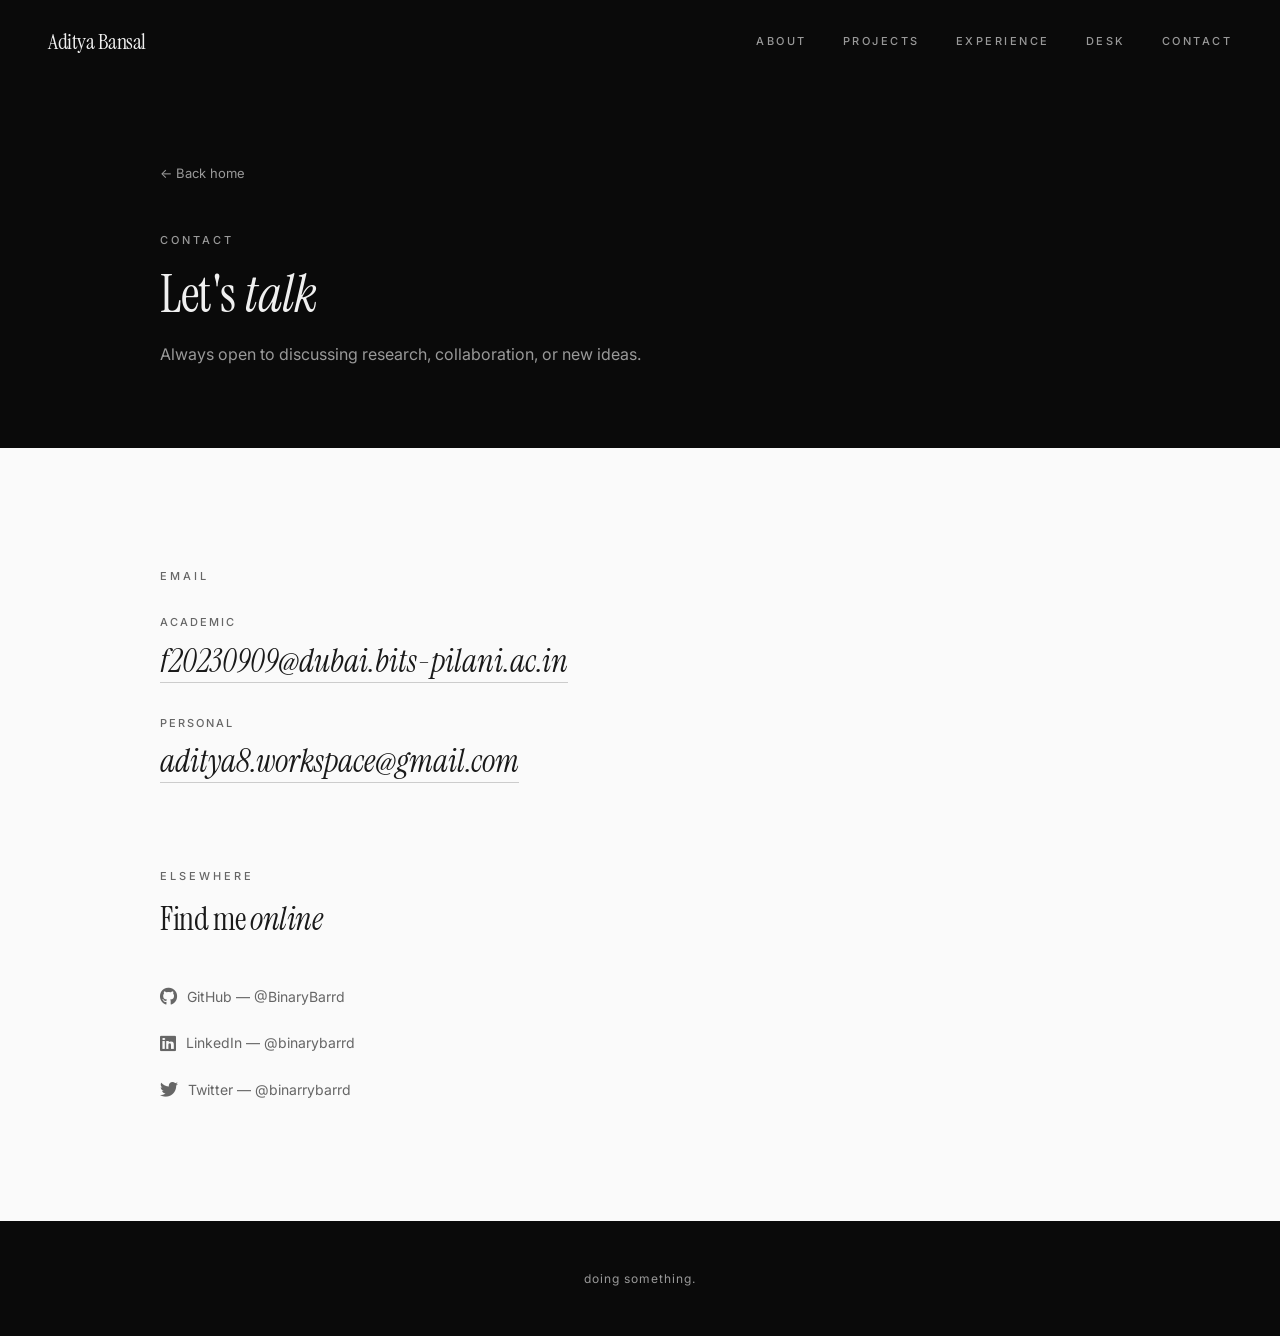
<file: contact.html>
<!DOCTYPE html>
<html lang="en">
<head>
    <meta charset="UTF-8">
    <meta name="viewport" content="width=device-width, initial-scale=1.0">
    <title>Contact — Aditya Bansal</title>
    <link rel="preconnect" href="https://fonts.googleapis.com">
    <link rel="preconnect" href="https://fonts.gstatic.com" crossorigin>
    <link href="https://fonts.googleapis.com/css2?family=Instrument+Serif:ital@0;1&family=Inter:wght@300;400;500;600&display=swap" rel="stylesheet">
    <link rel="stylesheet" href="https://cdnjs.cloudflare.com/ajax/libs/font-awesome/6.4.0/css/all.min.css">
    <link rel="stylesheet" href="style.css">
</head>
<body>

    <nav>
        <a href="index.html" class="nav-name">Aditya Bansal</a>
        <div class="nav-links" id="nav-links">
            <a href="about.html">About</a>
            <a href="projects.html">Projects</a>
            <a href="experience.html">Experience</a>
            <a href="desk.html">Desk</a>
            <a href="contact.html">Contact</a>
        </div>
        <button class="nav-toggle" type="button" aria-expanded="false" aria-controls="nav-links">Menu</button>
    </nav>

    <div class="page-header">
        <div class="section-inner">
            <a href="index.html" class="back-link">&larr; Back home</a>
            <div class="section-label">Contact</div>
            <h1 class="section-title">Let's <em>talk</em></h1>
            <p class="page-intro">Always open to discussing research, collaboration, or new ideas.</p>
        </div>
    </div>

    <section class="section-light">
        <div class="section-inner">
            <div class="section-label">Email</div>
            <div class="email-entry">
                <div class="email-kind">Academic</div>
                <div class="email-line email-large">
                    <a href="mailto:f20230909@dubai.bits-pilani.ac.in">f20230909@dubai.bits-pilani.ac.in</a>
                </div>
            </div>
            <div class="email-entry">
                <div class="email-kind">Personal</div>
                <div class="email-line email-large">
                    <a href="mailto:aditya8.workspace@gmail.com">aditya8.workspace@gmail.com</a>
                </div>
            </div>

            <div style="margin-top: 80px;">
                <div class="section-label">Elsewhere</div>
                <h2 class="section-title" style="font-size: 32px;">Find me <em>online</em></h2>
                <div class="contact-links" style="flex-direction: column; gap: 24px;">
                    <a href="https://github.com/BinaryBarrd" class="contact-link" target="_blank">
                        <i class="fab fa-github"></i> GitHub &mdash; @BinaryBarrd
                    </a>
                    <a href="https://linkedin.com/in/binarybarrd" class="contact-link" target="_blank">
                        <i class="fab fa-linkedin"></i> LinkedIn &mdash; @binarybarrd
                    </a>
                    <a href="https://twitter.com/binarrybarrd" class="contact-link" target="_blank">
                        <i class="fab fa-twitter"></i> Twitter &mdash; @binarrybarrd
                    </a>
                </div>
            </div>
        </div>
    </section>

    <footer>doing something.</footer>

    <script>
        const nav = document.querySelector('nav');
        window.addEventListener('scroll', () => {
            nav.classList.toggle('scrolled', window.scrollY > 60);
        });
    </script>

    <script src="nav.js"></script>
</body>
</html>
</file>
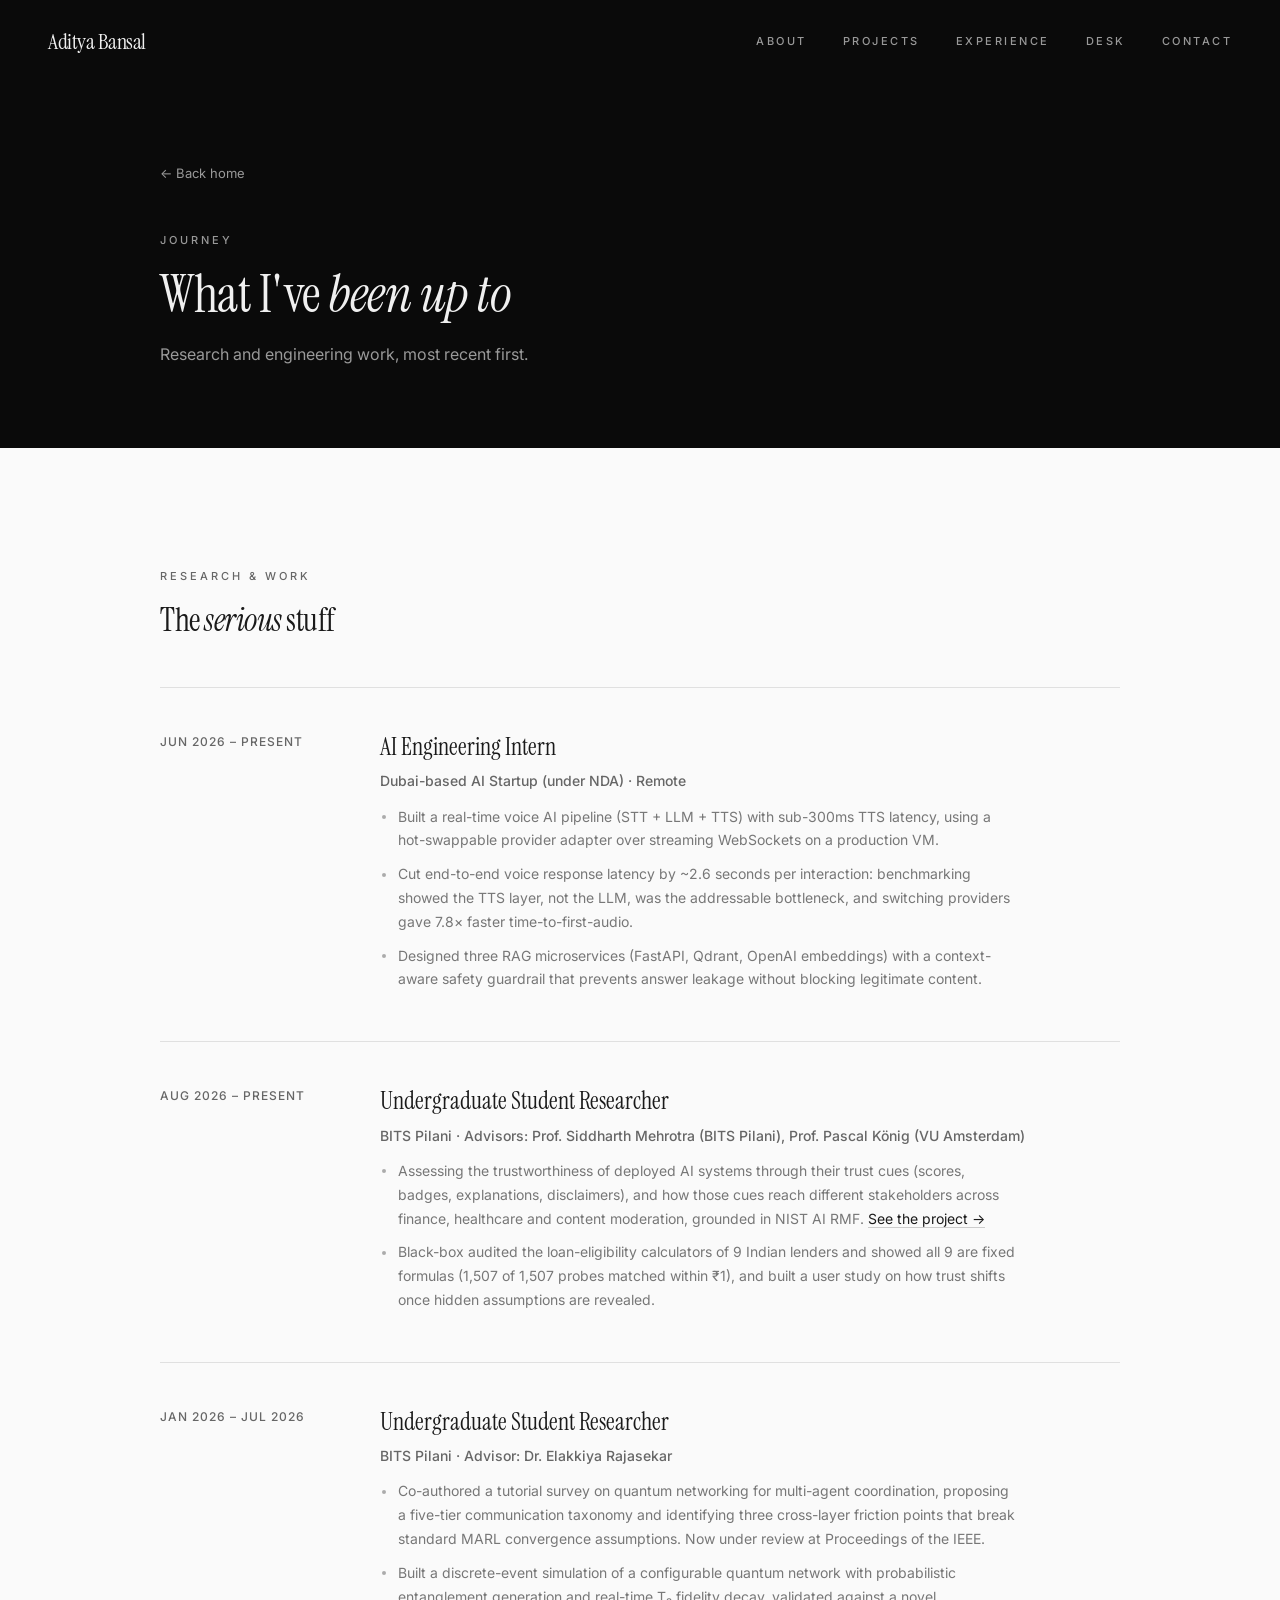
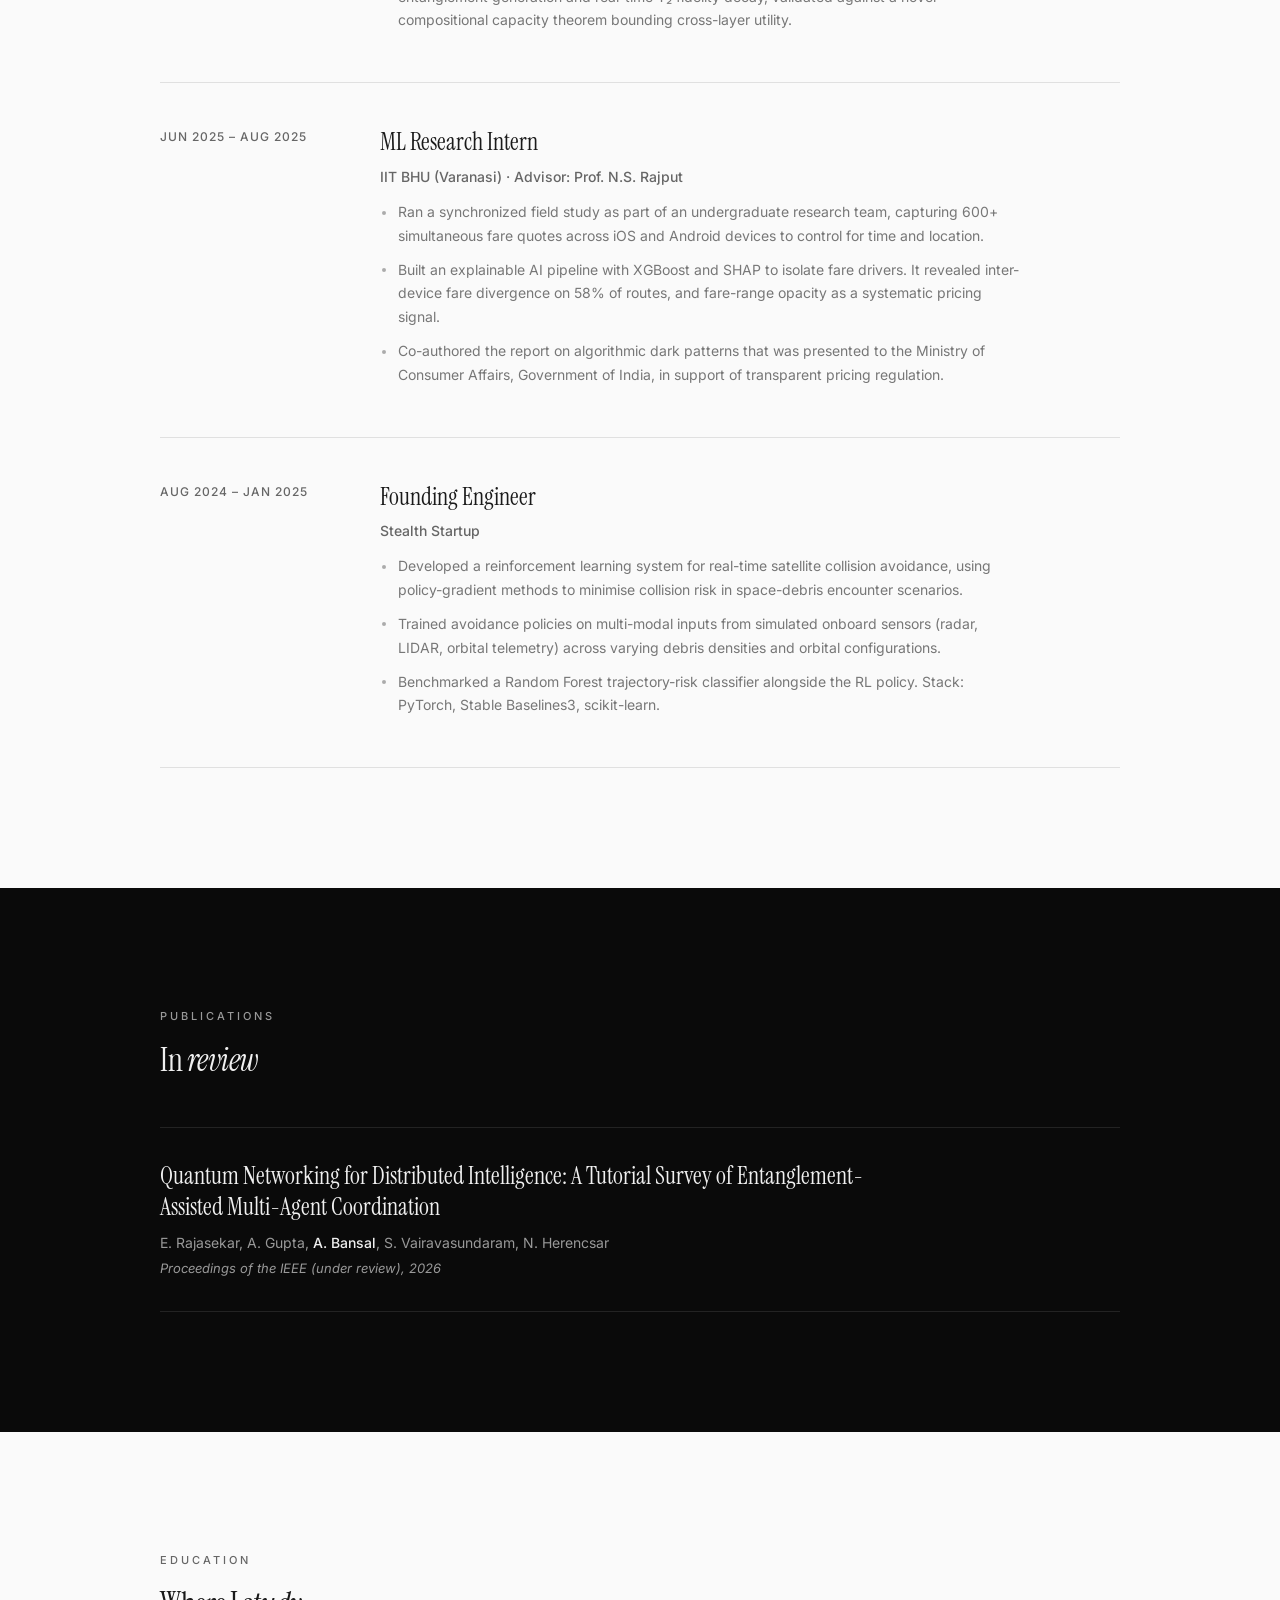
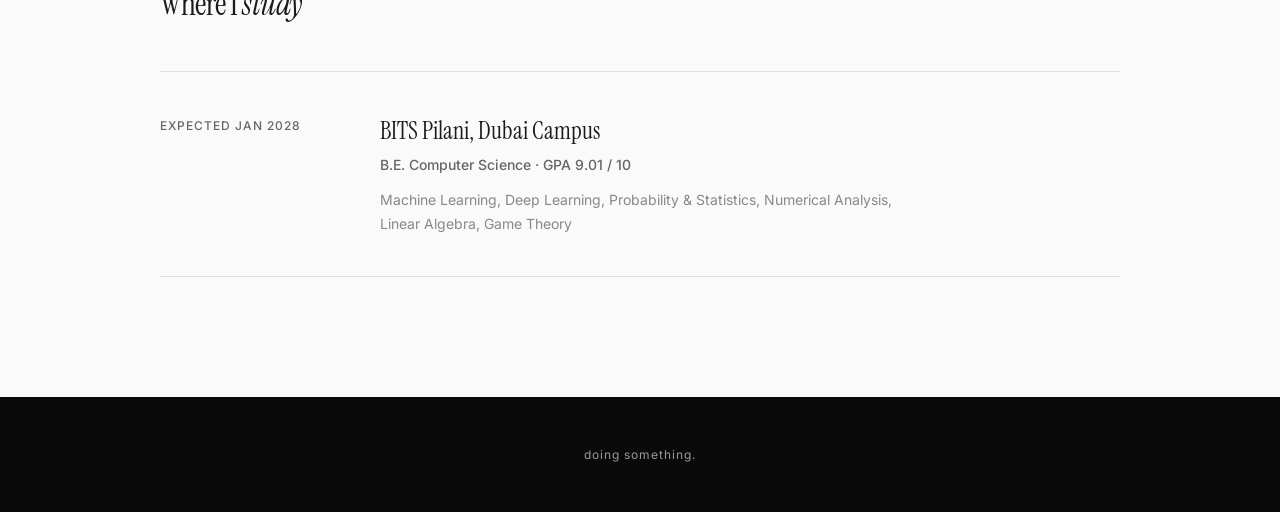
<file: experience.html>
<!DOCTYPE html>
<html lang="en">
<head>
    <meta charset="UTF-8">
    <meta name="viewport" content="width=device-width, initial-scale=1.0">
    <title>Experience — Aditya Bansal</title>
    <link rel="preconnect" href="https://fonts.googleapis.com">
    <link rel="preconnect" href="https://fonts.gstatic.com" crossorigin>
    <link href="https://fonts.googleapis.com/css2?family=Instrument+Serif:ital@0;1&family=Inter:wght@300;400;500;600&display=swap" rel="stylesheet">
    <link rel="stylesheet" href="https://cdnjs.cloudflare.com/ajax/libs/font-awesome/6.4.0/css/all.min.css">
    <link rel="stylesheet" href="style.css">
</head>
<body>

    <nav>
        <a href="index.html" class="nav-name">Aditya Bansal</a>
        <div class="nav-links" id="nav-links">
            <a href="about.html">About</a>
            <a href="projects.html">Projects</a>
            <a href="experience.html">Experience</a>
            <a href="desk.html">Desk</a>
            <a href="contact.html">Contact</a>
        </div>
        <button class="nav-toggle" type="button" aria-expanded="false" aria-controls="nav-links">Menu</button>
    </nav>

    <div class="page-header">
        <div class="section-inner">
            <a href="index.html" class="back-link">&larr; Back home</a>
            <div class="section-label">Journey</div>
            <h1 class="section-title">What I've <em>been up to</em></h1>
            <p class="page-intro">Research and engineering work, most recent first.</p>
        </div>
    </div>

    <!-- RESEARCH & WORK -->
    <section class="section-light">
        <div class="section-inner">
            <div class="section-label">Research & Work</div>
            <h2 class="section-title" style="font-size: 32px;">The <em>serious</em> stuff</h2>
            <div class="exp-list">
                <div class="exp-item" id="exp-ai-intern">
                    <div class="exp-date">Jun 2026 &ndash; Present</div>
                    <div>
                        <div class="exp-role">AI Engineering Intern</div>
                        <div class="exp-org">Dubai-based AI Startup (under NDA) &middot; Remote</div>
                        <ul class="exp-bullets">
                            <li>Built a real-time voice AI pipeline (STT + LLM + TTS) with sub-300ms TTS latency, using a hot-swappable provider adapter over streaming WebSockets on a production VM.</li>
                            <li>Cut end-to-end voice response latency by ~2.6 seconds per interaction: benchmarking showed the TTS layer, not the LLM, was the addressable bottleneck, and switching providers gave 7.8&times; faster time-to-first-audio.</li>
                            <li>Designed three RAG microservices (FastAPI, Qdrant, OpenAI embeddings) with a context-aware safety guardrail that prevents answer leakage without blocking legitimate content.</li>
                        </ul>
                    </div>
                </div>
                <div class="exp-item" id="exp-bits-trust">
                    <div class="exp-date">Aug 2026 &ndash; Present</div>
                    <div>
                        <div class="exp-role">Undergraduate Student Researcher</div>
                        <div class="exp-org">BITS Pilani &middot; Advisors: Prof. Siddharth Mehrotra (BITS Pilani), Prof. Pascal K&ouml;nig (VU Amsterdam)</div>
                        <ul class="exp-bullets">
                            <li>Assessing the trustworthiness of deployed AI systems through their trust cues (scores, badges, explanations, disclaimers), and how those cues reach different stakeholders across finance, healthcare and content moderation, grounded in NIST AI RMF. <a href="projects.html" class="inline-link">See the project &rarr;</a></li>
                            <li>Black-box audited the loan-eligibility calculators of 9 Indian lenders and showed all 9 are fixed formulas (1,507 of 1,507 probes matched within &#8377;1), and built a user study on how trust shifts once hidden assumptions are revealed.</li>
                        </ul>
                    </div>
                </div>
                <div class="exp-item" id="exp-bits-quantum">
                    <div class="exp-date">Jan 2026 &ndash; Jul 2026</div>
                    <div>
                        <div class="exp-role">Undergraduate Student Researcher</div>
                        <div class="exp-org">BITS Pilani &middot; Advisor: Dr. Elakkiya Rajasekar</div>
                        <ul class="exp-bullets">
                            <li>Co-authored a tutorial survey on quantum networking for multi-agent coordination, proposing a five-tier communication taxonomy and identifying three cross-layer friction points that break standard MARL convergence assumptions. Now under review at Proceedings of the IEEE.</li>
                            <li>Built a discrete-event simulation of a configurable quantum network with probabilistic entanglement generation and real-time T&#8322; fidelity decay, validated against a novel compositional capacity theorem bounding cross-layer utility.</li>
                        </ul>
                    </div>
                </div>
                <div class="exp-item" id="exp-iit-bhu">
                    <div class="exp-date">Jun 2025 &ndash; Aug 2025</div>
                    <div>
                        <div class="exp-role">ML Research Intern</div>
                        <div class="exp-org">IIT BHU (Varanasi) &middot; Advisor: Prof. N.S. Rajput</div>
                        <ul class="exp-bullets">
                            <li>Ran a synchronized field study as part of an undergraduate research team, capturing 600+ simultaneous fare quotes across iOS and Android devices to control for time and location.</li>
                            <li>Built an explainable AI pipeline with XGBoost and SHAP to isolate fare drivers. It revealed inter-device fare divergence on 58% of routes, and fare-range opacity as a systematic pricing signal.</li>
                            <li>Co-authored the report on algorithmic dark patterns that was presented to the Ministry of Consumer Affairs, Government of India, in support of transparent pricing regulation.</li>
                        </ul>
                    </div>
                </div>
                <div class="exp-item" id="exp-founding">
                    <div class="exp-date">Aug 2024 &ndash; Jan 2025</div>
                    <div>
                        <div class="exp-role">Founding Engineer</div>
                        <div class="exp-org">Stealth Startup</div>
                        <ul class="exp-bullets">
                            <li>Developed a reinforcement learning system for real-time satellite collision avoidance, using policy-gradient methods to minimise collision risk in space-debris encounter scenarios.</li>
                            <li>Trained avoidance policies on multi-modal inputs from simulated onboard sensors (radar, LIDAR, orbital telemetry) across varying debris densities and orbital configurations.</li>
                            <li>Benchmarked a Random Forest trajectory-risk classifier alongside the RL policy. Stack: PyTorch, Stable Baselines3, scikit-learn.</li>
                        </ul>
                    </div>
                </div>
            </div>
        </div>
    </section>

    <!-- PUBLICATIONS -->
    <section class="section-dark">
        <div class="section-inner">
            <div class="section-label">Publications</div>
            <h2 class="section-title" style="font-size: 32px;">In <em>review</em></h2>
            <div class="pub-item">
                <div class="pub-title">Quantum Networking for Distributed Intelligence: A Tutorial Survey of Entanglement-Assisted Multi-Agent Coordination</div>
                <div class="pub-authors">E. Rajasekar, A. Gupta, <strong>A. Bansal</strong>, S. Vairavasundaram, N. Herencsar</div>
                <div class="pub-venue">Proceedings of the IEEE (under review), 2026</div>
            </div>
        </div>
    </section>

    <!-- EDUCATION -->
    <section class="section-light">
        <div class="section-inner">
            <div class="section-label">Education</div>
            <h2 class="section-title" style="font-size: 32px;">Where I <em>study</em></h2>
            <div class="exp-list">
                <div class="exp-item">
                    <div class="exp-date">Expected Jan 2028</div>
                    <div>
                        <div class="exp-role">BITS Pilani, Dubai Campus</div>
                        <div class="exp-org">B.E. Computer Science &middot; GPA 9.01 / 10</div>
                        <p class="exp-desc">Machine Learning, Deep Learning, Probability &amp; Statistics, Numerical Analysis, Linear Algebra, Game Theory</p>
                    </div>
                </div>
            </div>
        </div>
    </section>

    <footer>doing something.</footer>

    <script>
        const nav = document.querySelector('nav');
        window.addEventListener('scroll', () => {
            nav.classList.toggle('scrolled', window.scrollY > 60);
        });
    </script>

    <script src="nav.js"></script>
</body>
</html>
</file>
<file: style.css>
*, *::before, *::after {
    margin: 0;
    padding: 0;
    box-sizing: border-box;
}

:root {
    --bg-dark: #0a0a0a;
    --bg-light: #fafafa;
    --text-white: #f0f0f0;
    --text-muted: #999;
    --text-dark: #1a1a1a;
    --text-dark-muted: #666;
    --serif: 'Instrument Serif', serif;
    --sans: 'Inter', sans-serif;
}

html { scroll-behavior: smooth; }

body {
    font-family: var(--sans);
    background: var(--bg-dark);
    color: var(--text-white);
    font-size: 16px;
    line-height: 1.6;
    -webkit-font-smoothing: antialiased;
}

/* ===== NAV ===== */
nav {
    position: fixed;
    top: 0;
    width: 100%;
    z-index: 100;
    padding: 24px 48px;
    display: flex;
    justify-content: space-between;
    align-items: center;
    transition: background 0.3s;
}

nav.scrolled {
    background: rgba(10, 10, 10, 0.92);
    backdrop-filter: blur(12px);
}

.nav-name {
    font-family: var(--serif);
    font-size: 22px;
    color: var(--text-white);
    text-decoration: none;
    letter-spacing: -0.5px;
}

.nav-links {
    display: flex;
    gap: 36px;
}

.nav-links a {
    font-family: var(--sans);
    font-size: 11px;
    font-weight: 500;
    letter-spacing: 2.5px;
    text-transform: uppercase;
    color: var(--text-muted);
    text-decoration: none;
    transition: color 0.3s;
}

.nav-links a:hover { color: var(--text-white); }

/* ===== HERO ===== */
.hero {
    position: relative;
    min-height: 100vh;
    min-height: 100svh;
    display: flex;
    flex-direction: column;
    justify-content: center;
    align-items: center;
    text-align: center;
    padding: 0 24px;
    overflow: hidden;
}

.hero-bg {
    position: absolute;
    inset: 0;
    z-index: 0;
    background: url('hero-bg.jpg') center center / cover no-repeat;
    opacity: 0.4;
}

.hero-bg::after {
    content: '';
    position: absolute;
    inset: 0;
    background: linear-gradient(to bottom, rgba(10,10,10,0.3) 0%, rgba(10,10,10,0.8) 100%);
}

/* Section transition overlays */
.section-fade-in {
    position: relative;
}

.section-fade-in::before {
    content: '';
    position: absolute;
    top: 0;
    left: 0;
    right: 0;
    height: 100px;
    background: linear-gradient(to bottom, rgba(10,10,10,0.5), transparent);
    pointer-events: none;
    z-index: 1;
}

.section-light.section-fade-in::before {
    background: linear-gradient(to bottom, rgba(250,250,250,0.7), transparent);
}

.section-dark.section-fade-in::after {
    content: '';
    position: absolute;
    bottom: 0;
    left: 0;
    right: 0;
    height: 80px;
    background: linear-gradient(to top, rgba(10,10,10,0.3), transparent);
    pointer-events: none;
    z-index: 1;
}

.section-light.section-fade-in::after {
    content: '';
    position: absolute;
    bottom: 0;
    left: 0;
    right: 0;
    height: 80px;
    background: linear-gradient(to top, rgba(250,250,250,0.4), transparent);
    pointer-events: none;
    z-index: 1;
}

.hero-content {
    position: relative;
    z-index: 1;
    animation: heroFadeIn 1.2s cubic-bezier(0.25, 0.46, 0.45, 0.94) both;
}

@keyframes heroFadeIn {
    from { opacity: 0; transform: translateY(40px); }
    to { opacity: 1; transform: translateY(0); }
}

.hero-label {
    animation: heroFadeIn 0.8s cubic-bezier(0.25, 0.46, 0.45, 0.94) 0.2s both;
}

/* Hero word-by-word reveal */
.hero-reveal .word {
    display: inline-block;
    opacity: 0;
    transform: translateY(18px);
    animation: wordReveal 0.5s cubic-bezier(0.25, 0.46, 0.45, 0.94) both;
}

@keyframes wordReveal {
    to { opacity: 1; transform: translateY(0); }
}

.hero-sub {
    animation: heroFadeIn 0.8s cubic-bezier(0.25, 0.46, 0.45, 0.94) 1.8s both;
}

.scroll-indicator {
    animation: heroFadeIn 0.6s ease 2s both, float 2s ease-in-out 2.6s infinite;
}

.hero-label {
    font-size: 11px;
    font-weight: 500;
    letter-spacing: 3px;
    text-transform: uppercase;
    color: var(--text-muted);
    margin-bottom: 32px;
}

.hero h1 {
    font-family: var(--serif);
    font-size: clamp(42px, 7vw, 80px);
    font-weight: 400;
    line-height: 1.1;
    letter-spacing: -1px;
    max-width: 800px;
    text-wrap: balance;
    margin-bottom: 28px;
}

.hero h1 em { font-style: italic; }

.hero-sub {
    font-size: 15px;
    color: var(--text-muted);
    max-width: 480px;
    line-height: 1.7;
    margin: 0 auto;
}

.scroll-indicator {
    position: absolute;
    bottom: 40px;
    font-size: 11px;
    letter-spacing: 2px;
    text-transform: uppercase;
    color: var(--text-muted);
}

@keyframes float {
    0%, 100% { transform: translateY(0); }
    50% { transform: translateY(6px); }
}

/* ===== SECTIONS ===== */
.section-light {
    background: var(--bg-light);
    color: var(--text-dark);
    padding: 120px 48px;
}

.section-dark {
    background: var(--bg-dark);
    color: var(--text-white);
    padding: 120px 48px;
}

.section-inner {
    max-width: 960px;
    margin: 0 auto;
}

.section-label {
    font-size: 11px;
    font-weight: 500;
    letter-spacing: 3px;
    text-transform: uppercase;
    color: var(--text-dark-muted);
    margin-bottom: 16px;
}

.section-dark .section-label {
    color: var(--text-muted);
}

.section-title {
    font-family: var(--serif);
    font-size: clamp(32px, 5vw, 52px);
    font-weight: 400;
    line-height: 1.15;
    letter-spacing: -0.5px;
    margin-bottom: 48px;
}

.section-title em { font-style: italic; }

.section-header-row {
    display: flex;
    justify-content: space-between;
    align-items: flex-end;
    margin-bottom: 12px;
}

.section-header-row .section-title {
    margin-bottom: 0;
}

.view-all-link {
    font-size: 13px;
    font-weight: 500;
    letter-spacing: 0.5px;
    color: var(--text-muted);
    text-decoration: none;
    transition: color 0.3s;
    white-space: nowrap;
    padding-bottom: 8px;
}

.view-all-link:hover { color: var(--text-white); }
.view-all-link.dark:hover { color: var(--text-dark); }

/* ===== ABOUT GRID ===== */
.about-grid {
    display: grid;
    grid-template-columns: 200px 1fr;
    gap: 64px;
    align-items: start;
}

.profile-placeholder {
    width: 180px;
    height: 220px;
    background: #e8e8e8;
    border-radius: 8px;
    display: flex;
    align-items: center;
    justify-content: center;
    font-size: 48px;
    color: #ccc;
}

.profile-photo {
    width: 180px;
    height: 220px;
    object-fit: cover;
    border-radius: 8px;
}

.about-text {
    font-size: 17px;
    line-height: 1.8;
    color: var(--text-dark-muted);
    max-width: 680px;
}

.about-text strong {
    color: var(--text-dark);
    font-weight: 500;
}

.interests {
    display: flex;
    flex-wrap: wrap;
    gap: 10px;
    margin-top: 36px;
}

.interest-tag {
    font-size: 12px;
    font-weight: 500;
    letter-spacing: 1px;
    text-transform: uppercase;
    padding: 8px 18px;
    border: 1px solid #ddd;
    border-radius: 100px;
    color: var(--text-dark-muted);
}

/* ===== PROJECT SLIDER ===== */
.project-slider {
    overflow-x: auto;
    cursor: grab;
    padding: 20px 0;
    margin: 0 -48px;
    padding-left: 48px;
    padding-right: 48px;
    scrollbar-width: none;
}

.project-slider::-webkit-scrollbar { display: none; }
.project-slider.grabbing { cursor: grabbing; }

.project-track {
    display: flex;
    gap: 20px;
    width: max-content;
}

.project-tile {
    width: 300px;
    min-height: 220px;
    padding: 32px 28px;
    border: 1px solid rgba(255, 255, 255, 0.1);
    border-radius: 10px;
    background: rgba(255, 255, 255, 0.03);
    text-decoration: none;
    color: var(--text-white);
    display: flex;
    flex-direction: column;
    transition: border-color 0.3s, transform 0.3s, background 0.3s;
    flex-shrink: 0;
}

.project-tile:hover {
    border-color: rgba(255, 255, 255, 0.25);
    transform: translateY(-4px);
    background: rgba(255, 255, 255, 0.06);
}

.tile-num {
    font-family: var(--serif);
    font-size: 13px;
    color: var(--text-muted);
    margin-bottom: 16px;
}

.tile-title {
    font-family: var(--serif);
    font-size: 20px;
    font-weight: 400;
    line-height: 1.3;
    margin-bottom: 10px;
}

.tile-desc {
    font-size: 13px;
    color: var(--text-muted);
    line-height: 1.6;
    flex: 1;
}

.tile-arrow {
    font-size: 18px;
    color: var(--text-muted);
    margin-top: 16px;
    transition: transform 0.3s, color 0.3s;
    align-self: flex-end;
}

.project-tile:hover .tile-arrow {
    transform: translateX(4px);
    color: var(--text-white);
}

/* ===== EXPERIENCE ===== */
.exp-list {
    display: flex;
    flex-direction: column;
}

.exp-item {
    padding: 40px 0;
    border-bottom: 1px solid #e0e0e0;
    display: grid;
    grid-template-columns: 180px 1fr;
    gap: 40px;
    align-items: start;
}

.exp-item:first-child { border-top: 1px solid #e0e0e0; }

.section-dark .exp-item {
    border-color: rgba(255, 255, 255, 0.1);
}

.exp-date {
    font-size: 12px;
    font-weight: 500;
    letter-spacing: 1px;
    text-transform: uppercase;
    color: var(--text-dark-muted);
    padding-top: 4px;
}

.section-dark .exp-date { color: var(--text-muted); }

.exp-role {
    font-family: var(--serif);
    font-size: 24px;
    font-weight: 400;
    margin-bottom: 4px;
    color: var(--text-dark);
}

.section-dark .exp-role { color: var(--text-white); }

.exp-org {
    font-size: 14px;
    font-weight: 500;
    color: var(--text-dark-muted);
    margin-bottom: 12px;
}

.section-dark .exp-org { color: var(--text-muted); }

.exp-desc {
    font-size: 14px;
    color: #888;
    line-height: 1.7;
    max-width: 520px;
}

/* ===== READING ===== */
.reading-card {
    margin-top: 24px;
    padding: 32px;
    border: 1px solid rgba(255, 255, 255, 0.1);
    border-radius: 8px;
}

.reading-card .book-title {
    font-family: var(--serif);
    font-size: 20px;
    font-style: italic;
    margin-bottom: 4px;
}

.reading-card .book-author {
    font-size: 13px;
    color: var(--text-muted);
}

/* ===== CONTACT ===== */
.email-line {
    font-family: var(--serif);
    font-size: 28px;
    font-style: italic;
    margin-top: 16px;
}

.email-line a {
    color: var(--text-dark);
    text-decoration: none;
    border-bottom: 1px solid #ccc;
    transition: border-color 0.3s;
}

.email-line a:hover { border-color: var(--text-dark); }

.contact-links {
    display: flex;
    gap: 28px;
    margin-top: 36px;
}

.contact-link {
    display: flex;
    align-items: center;
    gap: 10px;
    font-size: 14px;
    color: var(--text-dark-muted);
    text-decoration: none;
    transition: color 0.3s;
}

.contact-link:hover { color: var(--text-dark); }
.contact-link i { font-size: 18px; }

/* ===== FOOTER ===== */
footer {
    background: var(--bg-dark);
    text-align: center;
    padding: 48px 24px;
    font-size: 12px;
    color: var(--text-muted);
    letter-spacing: 1px;
}

/* ===== SCROLL ANIMATIONS ===== */
.reveal {
    opacity: 0;
    transform: translateY(50px);
    transition: opacity 0.9s cubic-bezier(0.25, 0.46, 0.45, 0.94),
                transform 0.9s cubic-bezier(0.25, 0.46, 0.45, 0.94);
}

.reveal.visible {
    opacity: 1;
    transform: translateY(0);
}

.reveal .section-label {
    opacity: 0;
    transform: translateY(20px);
    transition: opacity 0.6s ease 0.15s, transform 0.6s ease 0.15s;
}

.reveal .section-title {
    opacity: 0;
    transform: translateY(20px);
    transition: opacity 0.6s ease 0.25s, transform 0.6s ease 0.25s;
}

.reveal .about-text,
.reveal .page-intro,
.reveal .hero-sub {
    opacity: 0;
    transform: translateY(20px);
    transition: opacity 0.6s ease 0.35s, transform 0.6s ease 0.35s;
}

.reveal .interests,
.reveal .exp-list,
.reveal .project-slider,
.reveal .desk-tabs,
.reveal .email-line,
.reveal .contact-links,
.reveal .substack-cta {
    opacity: 0;
    transform: translateY(20px);
    transition: opacity 0.6s ease 0.45s, transform 0.6s ease 0.45s;
}

.reveal.visible .section-label,
.reveal.visible .section-title,
.reveal.visible .about-text,
.reveal.visible .page-intro,
.reveal.visible .hero-sub,
.reveal.visible .interests,
.reveal.visible .exp-list,
.reveal.visible .project-slider,
.reveal.visible .desk-tabs,
.reveal.visible .email-line,
.reveal.visible .contact-links,
.reveal.visible .substack-cta {
    opacity: 1;
    transform: translateY(0);
}

.reveal .about-grid {
    opacity: 0;
    transform: translateX(-30px);
    transition: opacity 0.8s ease 0.2s, transform 0.8s ease 0.2s;
}

.reveal.visible .about-grid {
    opacity: 1;
    transform: translateX(0);
}

.reveal .section-header-row {
    opacity: 0;
    transform: translateY(20px);
    transition: opacity 0.6s ease 0.1s, transform 0.6s ease 0.1s;
}

.reveal.visible .section-header-row {
    opacity: 1;
    transform: translateY(0);
}

.reveal .desk-panel {
    opacity: 0;
    transform: translateY(15px);
    transition: opacity 0.6s ease 0.5s, transform 0.6s ease 0.5s;
}

.reveal.visible .desk-panel {
    opacity: 1;
    transform: translateY(0);
}

.reveal .exp-item {
    opacity: 0;
    transform: translateY(20px);
}

.reveal.visible .exp-item {
    opacity: 1;
    transform: translateY(0);
    transition: opacity 0.5s ease, transform 0.5s ease;
}

.reveal.visible .exp-item:nth-child(1) { transition-delay: 0.2s; }
.reveal.visible .exp-item:nth-child(2) { transition-delay: 0.35s; }
.reveal.visible .exp-item:nth-child(3) { transition-delay: 0.5s; }

/* ===== PAGE HEADER (for subpages) ===== */
.page-header {
    padding: 160px 48px 80px;
    background: var(--bg-dark);
}

.page-header .section-inner {
    max-width: 960px;
    margin: 0 auto;
}

.page-header .section-label {
    color: var(--text-muted);
}

.page-header .section-title {
    margin-bottom: 16px;
}

.page-header .page-intro {
    font-size: 16px;
    color: var(--text-muted);
    max-width: 560px;
    line-height: 1.7;
}

/* ===== DETAILED PROJECT LIST (for projects page) ===== */
.project-detail {
    padding: 48px 0;
    border-bottom: 1px solid rgba(255, 255, 255, 0.08);
}

.project-detail:first-child {
    border-top: 1px solid rgba(255, 255, 255, 0.08);
}

.project-detail-num {
    font-family: var(--serif);
    font-size: 13px;
    color: var(--text-muted);
    margin-bottom: 12px;
}

.project-detail-title {
    font-family: var(--serif);
    font-size: 28px;
    font-weight: 400;
    line-height: 1.3;
    margin-bottom: 8px;
}

.project-detail-tags {
    display: flex;
    flex-wrap: wrap;
    gap: 8px;
    margin-bottom: 16px;
}

.project-detail-meta {
    font-size: 13px;
    color: var(--text-muted);
    margin-bottom: 16px;
    line-height: 1.6;
}

/* Bullet lists (experience + projects) */
.exp-bullets,
.detail-bullets {
    list-style: none;
    margin-top: 4px;
    max-width: 640px;
}

.exp-bullets li,
.detail-bullets li {
    position: relative;
    padding-left: 18px;
    margin-bottom: 10px;
    line-height: 1.7;
}

.exp-bullets li { font-size: 14px; color: #777; }
.detail-bullets li { font-size: 15px; color: var(--text-muted); }

.exp-bullets li::before,
.detail-bullets li::before {
    content: '';
    position: absolute;
    left: 2px;
    top: 0.75em;
    width: 4px;
    height: 4px;
    border-radius: 50%;
    background: currentColor;
    opacity: 0.6;
}

.inline-link {
    color: var(--text-dark);
    text-decoration: none;
    border-bottom: 1px solid #ccc;
    white-space: nowrap;
}

.inline-link:hover { border-color: var(--text-dark); }

/* Publications */
.pub-item {
    padding: 32px 0;
    border-top: 1px solid rgba(255, 255, 255, 0.1);
    border-bottom: 1px solid rgba(255, 255, 255, 0.1);
}

.pub-title {
    font-family: var(--serif);
    font-size: 24px;
    line-height: 1.3;
    margin-bottom: 10px;
    max-width: 720px;
}

.pub-authors {
    font-size: 14px;
    color: var(--text-muted);
    margin-bottom: 4px;
}

.pub-authors strong { color: var(--text-white); font-weight: 500; }

.pub-venue {
    font-size: 13px;
    font-style: italic;
    color: var(--text-muted);
}

.project-tag {
    font-size: 10px;
    font-weight: 500;
    letter-spacing: 1.5px;
    text-transform: uppercase;
    color: var(--text-muted);
    padding: 4px 12px;
    border: 1px solid rgba(255, 255, 255, 0.15);
    border-radius: 100px;
}

.section-light .project-tag {
    border-color: #ddd;
    color: var(--text-dark-muted);
}

.project-detail-desc {
    font-size: 15px;
    color: var(--text-muted);
    line-height: 1.8;
    max-width: 640px;
}

/* ===== BACK LINK ===== */
.back-link {
    display: inline-flex;
    align-items: center;
    gap: 8px;
    font-size: 13px;
    color: var(--text-muted);
    text-decoration: none;
    margin-bottom: 48px;
    transition: color 0.3s;
}

.back-link:hover { color: var(--text-white); }
.section-light .back-link:hover { color: var(--text-dark); }

/* ===== DESK / READING SECTION ===== */
.desk-tabs {
    display: flex;
    gap: 0;
    margin-bottom: 48px;
    border-bottom: 1px solid rgba(255, 255, 255, 0.1);
}

.desk-tab {
    font-family: var(--sans);
    font-size: 12px;
    font-weight: 500;
    letter-spacing: 1.5px;
    text-transform: uppercase;
    color: var(--text-muted);
    background: none;
    border: none;
    padding: 12px 24px;
    cursor: pointer;
    position: relative;
    transition: color 0.3s;
}

.desk-tab:hover { color: var(--text-white); }

.desk-tab.active {
    color: var(--text-white);
}

.desk-tab.active::after {
    content: '';
    position: absolute;
    bottom: -1px;
    left: 0;
    right: 0;
    height: 2px;
    background: var(--text-white);
}

.section-light .desk-tab { color: var(--text-dark-muted); }
.section-light .desk-tab:hover { color: var(--text-dark); }
.section-light .desk-tab.active { color: var(--text-dark); }
.section-light .desk-tab.active::after { background: var(--text-dark); }
.section-light .desk-tabs { border-color: #ddd; }

.desk-panel {
    display: none;
    animation: panelFade 0.4s ease;
}

.desk-panel.active { display: block; }

@keyframes panelFade {
    from { opacity: 0; transform: translateY(10px); }
    to { opacity: 1; transform: translateY(0); }
}

.desk-card {
    padding: 28px;
    border: 1px solid rgba(255, 255, 255, 0.08);
    border-radius: 10px;
    background: rgba(255, 255, 255, 0.03);
    margin-bottom: 16px;
    transition: border-color 0.3s, transform 0.3s;
}

.desk-card:hover {
    border-color: rgba(255, 255, 255, 0.18);
    transform: translateY(-2px);
}

.section-light .desk-card {
    border-color: #e0e0e0;
    background: #fff;
}

.section-light .desk-card:hover {
    border-color: #ccc;
}

.desk-card-label {
    font-size: 10px;
    font-weight: 600;
    letter-spacing: 2px;
    text-transform: uppercase;
    color: var(--text-muted);
    margin-bottom: 10px;
}

.desk-card-title {
    font-family: var(--serif);
    font-size: 20px;
    font-weight: 400;
    line-height: 1.3;
    margin-bottom: 6px;
}

.desk-card-title a {
    color: inherit;
    text-decoration: none;
    border-bottom: 1px solid transparent;
    transition: border-color 0.3s;
}

.desk-card-title a:hover {
    border-color: currentColor;
}

.desk-card-meta {
    font-size: 13px;
    color: var(--text-muted);
    line-height: 1.6;
}

.desk-grid {
    display: grid;
    grid-template-columns: 1fr 1fr;
    gap: 16px;
}

/* Substack CTA */
.substack-cta {
    margin-top: 48px;
    padding: 40px;
    border: 1px solid rgba(255, 255, 255, 0.1);
    border-radius: 12px;
    background: linear-gradient(135deg, rgba(255,255,255,0.04) 0%, rgba(255,255,255,0.01) 100%);
    text-align: center;
}

.section-light .substack-cta {
    border-color: #e0e0e0;
    background: linear-gradient(135deg, #f8f8f8 0%, #fff 100%);
}

.substack-cta .cta-label {
    font-size: 10px;
    font-weight: 600;
    letter-spacing: 2px;
    text-transform: uppercase;
    color: var(--text-muted);
    margin-bottom: 12px;
}

.substack-cta h3 {
    font-family: var(--serif);
    font-size: 28px;
    font-weight: 400;
    font-style: italic;
    margin-bottom: 12px;
}

.substack-cta p {
    font-size: 14px;
    color: var(--text-muted);
    max-width: 400px;
    margin: 0 auto 24px;
    line-height: 1.7;
}

.substack-btn {
    display: inline-flex;
    align-items: center;
    gap: 8px;
    font-family: var(--sans);
    font-size: 12px;
    font-weight: 500;
    letter-spacing: 1.5px;
    text-transform: uppercase;
    color: var(--text-white);
    background: rgba(255, 255, 255, 0.1);
    border: 1px solid rgba(255, 255, 255, 0.2);
    padding: 12px 28px;
    border-radius: 100px;
    text-decoration: none;
    transition: background 0.3s, border-color 0.3s;
}

.substack-btn:hover {
    background: rgba(255, 255, 255, 0.18);
    border-color: rgba(255, 255, 255, 0.35);
}

.section-light .substack-btn {
    color: var(--text-dark);
    background: rgba(0, 0, 0, 0.05);
    border-color: #ddd;
}

.section-light .substack-btn:hover {
    background: rgba(0, 0, 0, 0.1);
    border-color: #bbb;
}

/* Desk page nature header */
.desk-hero {
    position: relative;
    padding: 160px 48px 80px;
    overflow: hidden;
}

.desk-hero-bg {
    position: absolute;
    inset: 0;
    background: url('desk-bg.jpg') center center / cover no-repeat;
    opacity: 0.2;
}

.desk-hero-bg::after {
    content: '';
    position: absolute;
    inset: 0;
    background: linear-gradient(to bottom, transparent 0%, var(--bg-dark) 100%);
}

.desk-hero .section-inner {
    position: relative;
    z-index: 1;
}

/* What's Next timeline */
.next-item {
    display: flex;
    gap: 20px;
    padding: 20px 0;
    border-bottom: 1px solid rgba(255, 255, 255, 0.06);
}

.next-item:last-child { border-bottom: none; }

.next-dot {
    width: 8px;
    height: 8px;
    border-radius: 50%;
    background: var(--text-muted);
    margin-top: 8px;
    flex-shrink: 0;
}

.next-dot.active {
    background: var(--text-white);
    box-shadow: 0 0 8px rgba(255,255,255,0.3);
}

.section-light .next-dot.active {
    background: var(--text-dark);
    box-shadow: 0 0 8px rgba(0,0,0,0.15);
}

.next-content h4 {
    font-family: var(--serif);
    font-size: 17px;
    font-weight: 400;
    margin-bottom: 4px;
}

.next-content p {
    font-size: 13px;
    color: var(--text-muted);
}

/* ===== PROJECTS HERO ===== */
.projects-hero {
    position: relative;
    padding: 160px 48px 80px;
    overflow: hidden;
}

.projects-hero-bg {
    position: absolute;
    inset: 0;
    background: url('projects-bg.jpg') center center / cover no-repeat;
    opacity: 0.18;
}

.projects-hero-bg::after {
    content: '';
    position: absolute;
    inset: 0;
    background: linear-gradient(to bottom, transparent 0%, var(--bg-dark) 100%);
}

.projects-hero .section-inner {
    position: relative;
    z-index: 1;
}

.projects-hero .section-label {
    color: var(--text-muted);
}

.projects-hero .section-title {
    margin-bottom: 16px;
}

.projects-hero .page-intro {
    font-size: 16px;
    color: var(--text-muted);
    max-width: 560px;
    line-height: 1.7;
}

/* ===== PROJECT LINKS ===== */
.project-links {
    display: flex;
    gap: 20px;
    margin-top: 20px;
}

.project-link {
    display: inline-flex;
    align-items: center;
    gap: 8px;
    font-size: 12px;
    font-weight: 500;
    letter-spacing: 1px;
    text-transform: uppercase;
    color: var(--text-muted);
    text-decoration: none;
    padding: 6px 16px;
    border: 1px solid rgba(255, 255, 255, 0.12);
    border-radius: 100px;
    transition: color 0.3s, border-color 0.3s;
}

.project-link:hover {
    color: var(--text-white);
    border-color: rgba(255, 255, 255, 0.3);
}

.project-link i {
    font-size: 14px;
}

/* ===== LOOSE THREADS (desk page) ===== */
.loose-threads {
    display: flex;
    flex-direction: column;
    gap: 0;
}

.thread-item {
    display: flex;
    gap: 16px;
    padding: 18px 0;
    font-size: 16px;
    color: var(--text-dark-muted);
    border-bottom: 1px solid #e8e8e8;
    line-height: 1.6;
}

.thread-item:first-child {
    border-top: 1px solid #e8e8e8;
}

.thread-marker {
    color: #ccc;
    flex-shrink: 0;
    font-weight: 300;
}

/* Hero note under the question */
.hero-note {
    font-family: var(--sans);
    font-style: italic;
    font-size: 14px;
    letter-spacing: 0.2px;
    color: #7a7a7a;
    max-width: 480px;
    margin: 0 auto;
    line-height: 1.5;
    text-wrap: balance;
    animation: heroFadeIn 0.8s cubic-bezier(0.25, 0.46, 0.45, 0.94) 1.9s both;
}

.hero-star { font-style: normal; opacity: 0.7; padding: 0 4px; }

/* Mobile menu button (hidden on desktop) */
.nav-toggle { display: none; }

.email-large { margin-top: 8px; font-size: 32px; }

.email-entry { margin-top: 28px; }
.email-entry:first-of-type { margin-top: 8px; }
.email-kind {
    font-size: 11px;
    font-weight: 500;
    letter-spacing: 2px;
    text-transform: uppercase;
    color: var(--text-dark-muted);
}
.email-entry .email-large { margin-top: 4px; }

.email-alt {
    margin-top: 12px;
    font-size: 14px;
    color: var(--text-dark-muted);
}
.email-alt a {
    color: var(--text-dark-muted);
    text-decoration: none;
    border-bottom: 1px solid #ccc;
    transition: color 0.3s, border-color 0.3s;
}
.email-alt a:hover { color: var(--text-dark); border-color: var(--text-dark); }

/* ===== HOME: compact experience index ===== */
.exp-links {
    display: flex;
    flex-direction: column;
    border-top: 1px solid #e0e0e0;
    margin-top: 36px;
}

.exp-link {
    display: grid;
    grid-template-columns: 180px 1fr 32px;
    gap: 40px;
    align-items: center;
    padding: 26px 20px;
    margin: 0 -20px;
    border-bottom: 1px solid #e0e0e0;
    text-decoration: none;
    color: var(--text-dark);
    transition: background 0.3s ease;
}

.exp-link-date {
    font-size: 12px;
    font-weight: 500;
    letter-spacing: 1px;
    text-transform: uppercase;
    color: var(--text-dark-muted);
}

.exp-link-main { display: flex; flex-direction: column; gap: 4px; min-width: 0; }

.exp-link-role {
    font-family: var(--serif);
    font-size: 24px;
    line-height: 1.2;
    transition: transform 0.35s cubic-bezier(0.25, 0.46, 0.45, 0.94);
}

.exp-link-meta {
    font-size: 14px;
    color: #888;
    white-space: nowrap;
    overflow: hidden;
    text-overflow: ellipsis;
}

.exp-link-arrow {
    font-size: 18px;
    color: #bbb;
    justify-self: end;
    opacity: 0;
    transform: translateX(-8px);
    transition: opacity 0.3s ease, transform 0.35s ease, color 0.3s ease;
}

.exp-link:hover,
.exp-link:focus-visible { background: rgba(0, 0, 0, 0.035); outline: none; }
.exp-link:hover .exp-link-role,
.exp-link:focus-visible .exp-link-role { transform: translateX(6px); }
.exp-link:hover .exp-link-arrow,
.exp-link:focus-visible .exp-link-arrow { opacity: 1; transform: translateX(0); color: var(--text-dark); }

/* staggered reveal when the section scrolls in */
.reveal .exp-links { opacity: 1; transform: none; }
.reveal .exp-link { opacity: 0; transform: translateY(16px); }
.reveal.visible .exp-link {
    opacity: 1;
    transform: translateY(0);
    transition: opacity 0.5s ease, transform 0.5s ease, background 0.3s ease;
}
.reveal.visible .exp-link:nth-child(1) { transition-delay: 0.15s, 0.15s, 0s; }
.reveal.visible .exp-link:nth-child(2) { transition-delay: 0.25s, 0.25s, 0s; }
.reveal.visible .exp-link:nth-child(3) { transition-delay: 0.35s, 0.35s, 0s; }
.reveal.visible .exp-link:nth-child(4) { transition-delay: 0.45s, 0.45s, 0s; }
.reveal.visible .exp-link:nth-child(5) { transition-delay: 0.55s, 0.55s, 0s; }

/* experience page: land below the fixed nav and flash the target entry */
.exp-item { scroll-margin-top: 110px; }
.exp-item:target .exp-role { animation: targetFlash 2.2s ease; }

@keyframes targetFlash {
    0%, 35% { background: rgba(0, 0, 0, 0.08); box-shadow: 0 0 0 8px rgba(0, 0, 0, 0.08); border-radius: 4px; }
    100%    { background: transparent; box-shadow: 0 0 0 8px transparent; }
}

/* ===== RESPONSIVE ===== */
@media (max-width: 768px) {
    nav { padding: 18px 24px; }

    /* Mobile menu: links become a full-screen overlay */
    .nav-name, .nav-toggle { position: relative; z-index: 102; }

    .nav-toggle {
        display: block;
        background: none;
        border: none;
        padding: 8px 0;
        font-family: var(--sans);
        font-size: 11px;
        font-weight: 500;
        letter-spacing: 2.5px;
        text-transform: uppercase;
        color: var(--text-white);
        cursor: pointer;
    }

    .nav-links {
        position: fixed;
        inset: 0;
        z-index: 101;
        flex-direction: column;
        justify-content: center;
        gap: 18px;
        padding: 0 24px;
        background: var(--bg-dark);
        opacity: 0;
        visibility: hidden;
        transition: opacity 0.35s ease, visibility 0.35s ease;
    }

    .nav-links a {
        font-family: var(--serif);
        font-size: 44px;
        font-weight: 400;
        letter-spacing: -0.5px;
        text-transform: none;
        color: var(--text-white);
        transform: translateY(16px);
        transition: transform 0.45s cubic-bezier(0.25, 0.46, 0.45, 0.94), color 0.3s;
    }

    nav.open .nav-links { opacity: 1; visibility: visible; }
    nav.open .nav-links a { transform: translateY(0); }
    nav.open .nav-links a:nth-child(2) { transition-delay: 0.04s; }
    nav.open .nav-links a:nth-child(3) { transition-delay: 0.08s; }
    nav.open .nav-links a:nth-child(4) { transition-delay: 0.12s; }
    nav.open .nav-links a:nth-child(5) { transition-delay: 0.16s; }

    /* backdrop-filter would trap the fixed overlay inside the nav bar */
    nav.open { background: transparent; backdrop-filter: none; -webkit-backdrop-filter: none; }
    body.nav-open { overflow: hidden; }

    .email-line, .email-large { font-size: clamp(16px, 5.2vw, 28px); white-space: nowrap; }
    .section-light, .section-dark { padding: 80px 24px; }
    .page-header { padding: 140px 24px 60px; }

    .about-grid {
        grid-template-columns: 1fr;
        gap: 32px;
    }

    .profile-placeholder {
        width: 140px;
        height: 170px;
    }

    .exp-item {
        grid-template-columns: 1fr;
        gap: 8px;
    }

    .exp-link {
        grid-template-columns: 1fr 24px;
        gap: 6px 16px;
        padding: 22px 16px;
        margin: 0 -16px;
    }
    .exp-link-date { grid-column: 1 / -1; }
    .exp-link-role { font-size: 21px; }
    .exp-link-meta { white-space: normal; }
    .exp-link-arrow { opacity: 1; transform: none; }

    .contact-links {
        flex-direction: column;
        gap: 16px;
    }

    .project-slider {
        margin: 0 -24px;
        padding-left: 24px;
        padding-right: 24px;
        scroll-snap-type: x mandatory;
        scroll-padding-left: 24px;
        -webkit-overflow-scrolling: touch;
    }

    .project-tile { scroll-snap-align: start; }
    .project-tile:hover { transform: none; }

    .section-header-row {
        flex-direction: column;
        align-items: flex-start;
        gap: 16px;
    }

    .desk-grid {
        grid-template-columns: 1fr;
    }

    .desk-tabs {
        overflow-x: auto;
        scrollbar-width: none;
    }

    .desk-tab { padding: 12px 16px; font-size: 10px; }

    .desk-hero { padding: 140px 24px 60px; }
    .projects-hero { padding: 140px 24px 60px; }
    .project-links { flex-wrap: wrap; }
}

@media (max-width: 480px) {
    .section-light, .section-dark { padding: 72px 20px; }
    nav { padding: 18px 20px; }
    .page-header, .desk-hero, .projects-hero { padding: 120px 20px 48px; }
    .project-slider { margin: 0 -20px; padding-left: 20px; padding-right: 20px; scroll-padding-left: 20px; }
    .project-tile { width: 78vw; min-height: 200px; }
    .project-detail-title { font-size: 24px; }
    .pub-title { font-size: 21px; }
    .hero-sub { font-size: 14px; }
    .substack-cta { padding: 32px 20px; }
}
</file>
